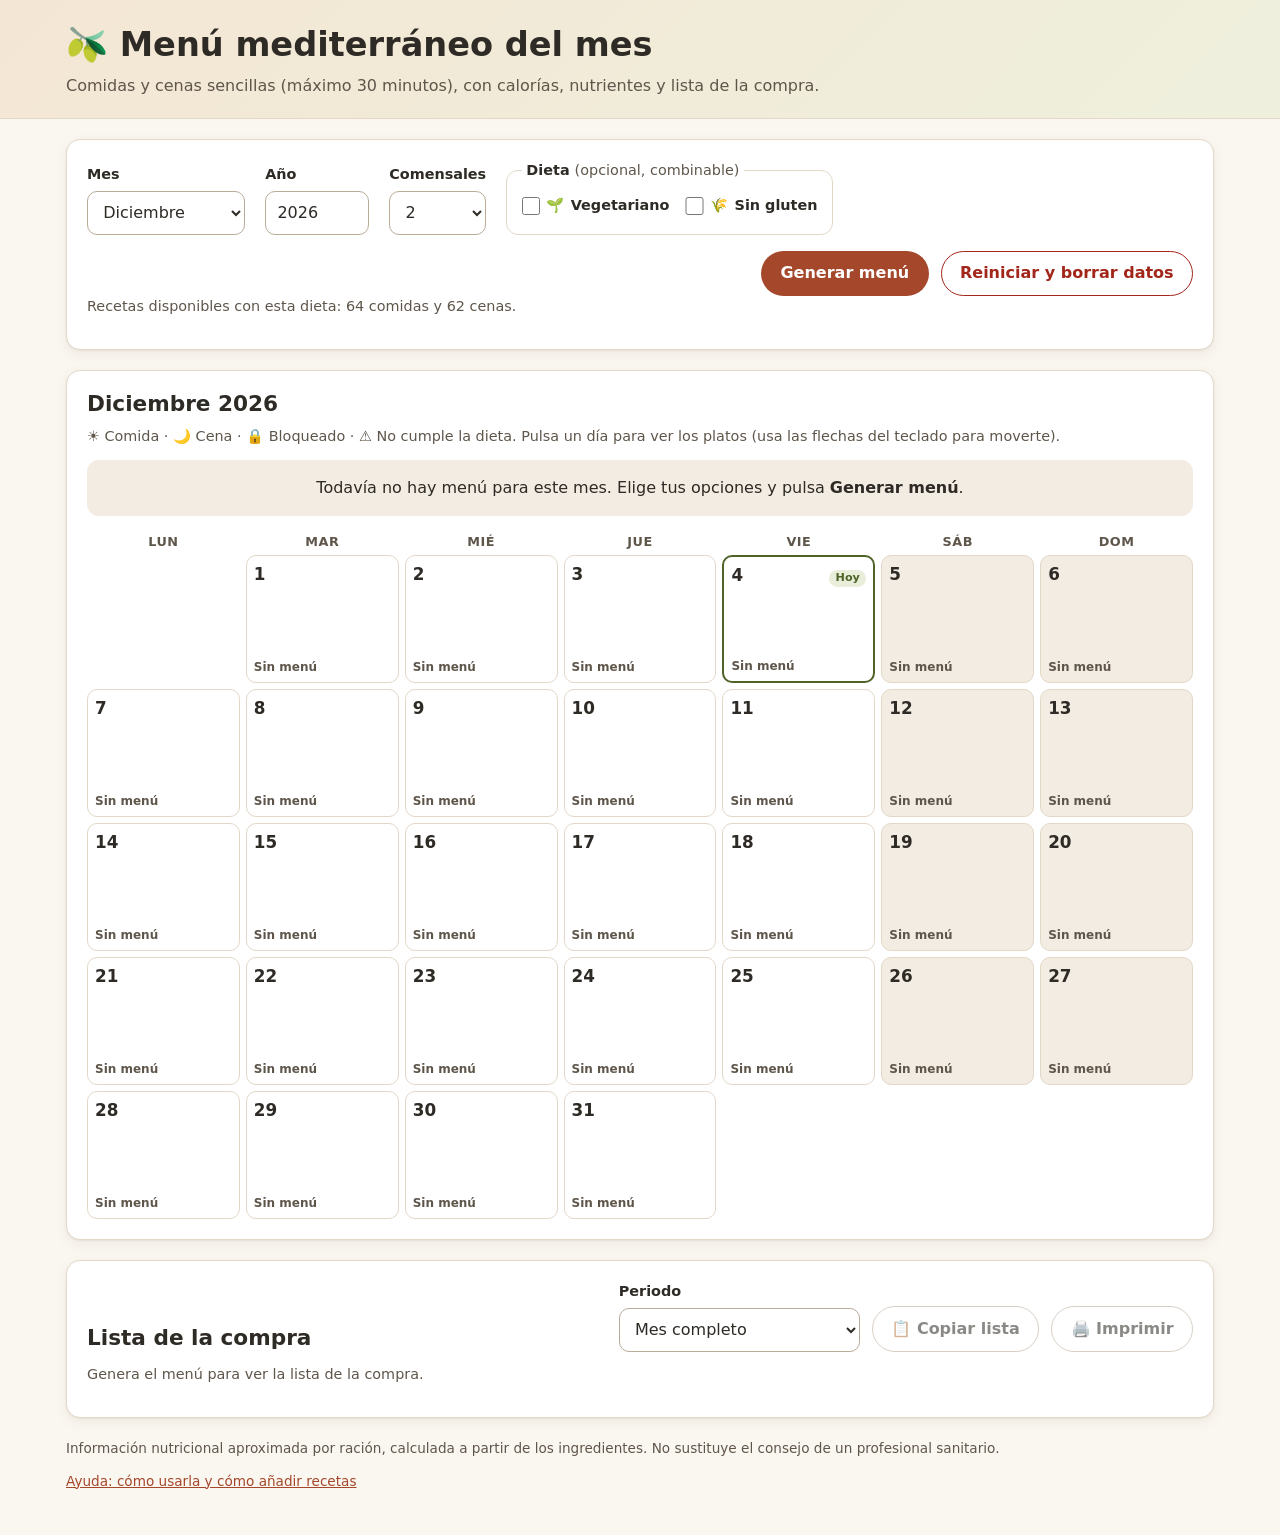
<file: index.html>
<!DOCTYPE html>
<html lang="es">
<head>
  <meta charset="UTF-8">
  <meta name="viewport" content="width=device-width, initial-scale=1">
  <title>Menú mediterráneo del mes</title>
  <meta name="description" content="Menús mensuales de comidas y cenas mediterráneas sencillas, con información nutricional y lista de la compra.">
  <link rel="stylesheet" href="styles.css">
</head>
<body>
  <a class="saltar" href="#calendario">Saltar al calendario</a>

  <header class="cabecera">
    <div class="contenedor">
      <h1><span aria-hidden="true">🫒</span> Menú mediterráneo del mes</h1>
      <p class="lema">Comidas y cenas sencillas (máximo 30 minutos), con calorías, nutrientes y lista de la compra.</p>
    </div>
  </header>

  <main class="contenedor">
    <section class="panel panel-opciones" aria-labelledby="titulo-opciones">
      <h2 id="titulo-opciones" class="visualmente-oculto">Opciones del menú</h2>
      <form id="form-opciones" class="opciones">
        <div class="campo">
          <label for="sel-mes">Mes</label>
          <select id="sel-mes" name="mes"></select>
        </div>
        <div class="campo campo-anio">
          <label for="inp-anio">Año</label>
          <input id="inp-anio" name="anio" type="number" min="1900" max="2200" step="1" inputmode="numeric">
        </div>
        <div class="campo">
          <label for="sel-comensales">Comensales</label>
          <select id="sel-comensales" name="comensales"></select>
        </div>
        <fieldset class="campo dietas">
          <legend>Dieta <span class="opcional">(opcional, combinable)</span></legend>
          <label class="casilla"><input id="dieta-veg" type="checkbox"> <span aria-hidden="true">🌱</span> Vegetariano</label>
          <label class="casilla"><input id="dieta-sg" type="checkbox"> <span aria-hidden="true">🌾</span> Sin gluten</label>
        </fieldset>
        <div class="acciones-form">
          <button type="submit" class="btn btn-primario">Generar menú</button>
          <button type="button" id="btn-reiniciar" class="btn btn-peligro">Reiniciar y borrar datos</button>
        </div>
      </form>
      <p id="recetas-disponibles" class="ayuda"></p>
    </section>

    <div id="avisos" class="avisos" role="status" aria-live="polite"></div>

    <section id="calendario" class="panel" aria-labelledby="titulo-calendario" tabindex="-1">
      <div class="panel-cab">
        <h2 id="titulo-calendario">Calendario</h2>
        <p class="ayuda leyenda">☀️ Comida · 🌙 Cena · 🔒 Bloqueado · ⚠ No cumple la dieta. Pulsa un día para ver los platos (usa las flechas del teclado para moverte).</p>
      </div>
      <p id="cal-vacio" class="vacio">Todavía no hay menú para este mes. Elige tus opciones y pulsa <strong>Generar menú</strong>.</p>
      <ol class="cal-semana" aria-hidden="true">
        <li>Lun</li><li>Mar</li><li>Mié</li><li>Jue</li><li>Vie</li><li>Sáb</li><li>Dom</li>
      </ol>
      <ol id="cal-rejilla" class="cal-rejilla"></ol>
    </section>

    <section id="resumen-nutricional" class="panel" aria-labelledby="titulo-resumen" hidden></section>

    <section id="compra" class="panel panel-compra" aria-labelledby="titulo-compra">
      <div class="panel-cab">
        <h2 id="titulo-compra">Lista de la compra</h2>
        <div class="compra-controles">
          <div class="campo">
            <label for="sel-alcance">Periodo</label>
            <select id="sel-alcance"></select>
          </div>
          <button type="button" id="btn-copiar" class="btn btn-secundario">📋 Copiar lista</button>
          <button type="button" id="btn-imprimir" class="btn btn-secundario">🖨️ Imprimir</button>
        </div>
      </div>
      <p id="titulo-impresion" class="solo-impresion"></p>
      <p id="compra-info" class="ayuda"></p>
      <p id="estado-compra" class="ayuda estado-compra" role="status" aria-live="polite"></p>
      <div id="lista-compra" class="lista-compra"></div>
    </section>
  </main>

  <footer class="pie contenedor">
    <p>Información nutricional aproximada por ración, calculada a partir de los ingredientes. No sustituye el consejo de un profesional sanitario.</p>
    <p><a href="ayuda.html">Ayuda: cómo usarla y cómo añadir recetas</a></p>
  </footer>

  <dialog id="dialogo-dia" class="dialogo" aria-labelledby="dia-titulo">
    <div class="dialogo-cab">
      <h2 id="dia-titulo">Día</h2>
      <button type="button" id="btn-cerrar-dia" class="btn-icono" aria-label="Cerrar">×</button>
    </div>
    <div id="dia-cuerpo" class="dia-cuerpo"></div>
  </dialog>

  <dialog id="dialogo-conflicto" class="dialogo dialogo-pequeno" aria-labelledby="conflicto-titulo" aria-describedby="conflicto-desc">
    <h2 id="conflicto-titulo">Platos bloqueados incompatibles</h2>
    <p id="conflicto-desc">Estos platos están bloqueados pero no cumplen la dieta que acabas de elegir:</p>
    <ul id="conflicto-lista" class="conflicto-lista"></ul>
    <div class="dialogo-acciones">
      <button type="button" id="btn-desbloquear" class="btn btn-primario">Desbloquear y sustituir</button>
      <button type="button" id="btn-mantener" class="btn btn-secundario">Mantenerlos</button>
    </div>
  </dialog>

  <script src="recetas.js"></script>
  <script src="app.js"></script>
</body>
</html>
</file>
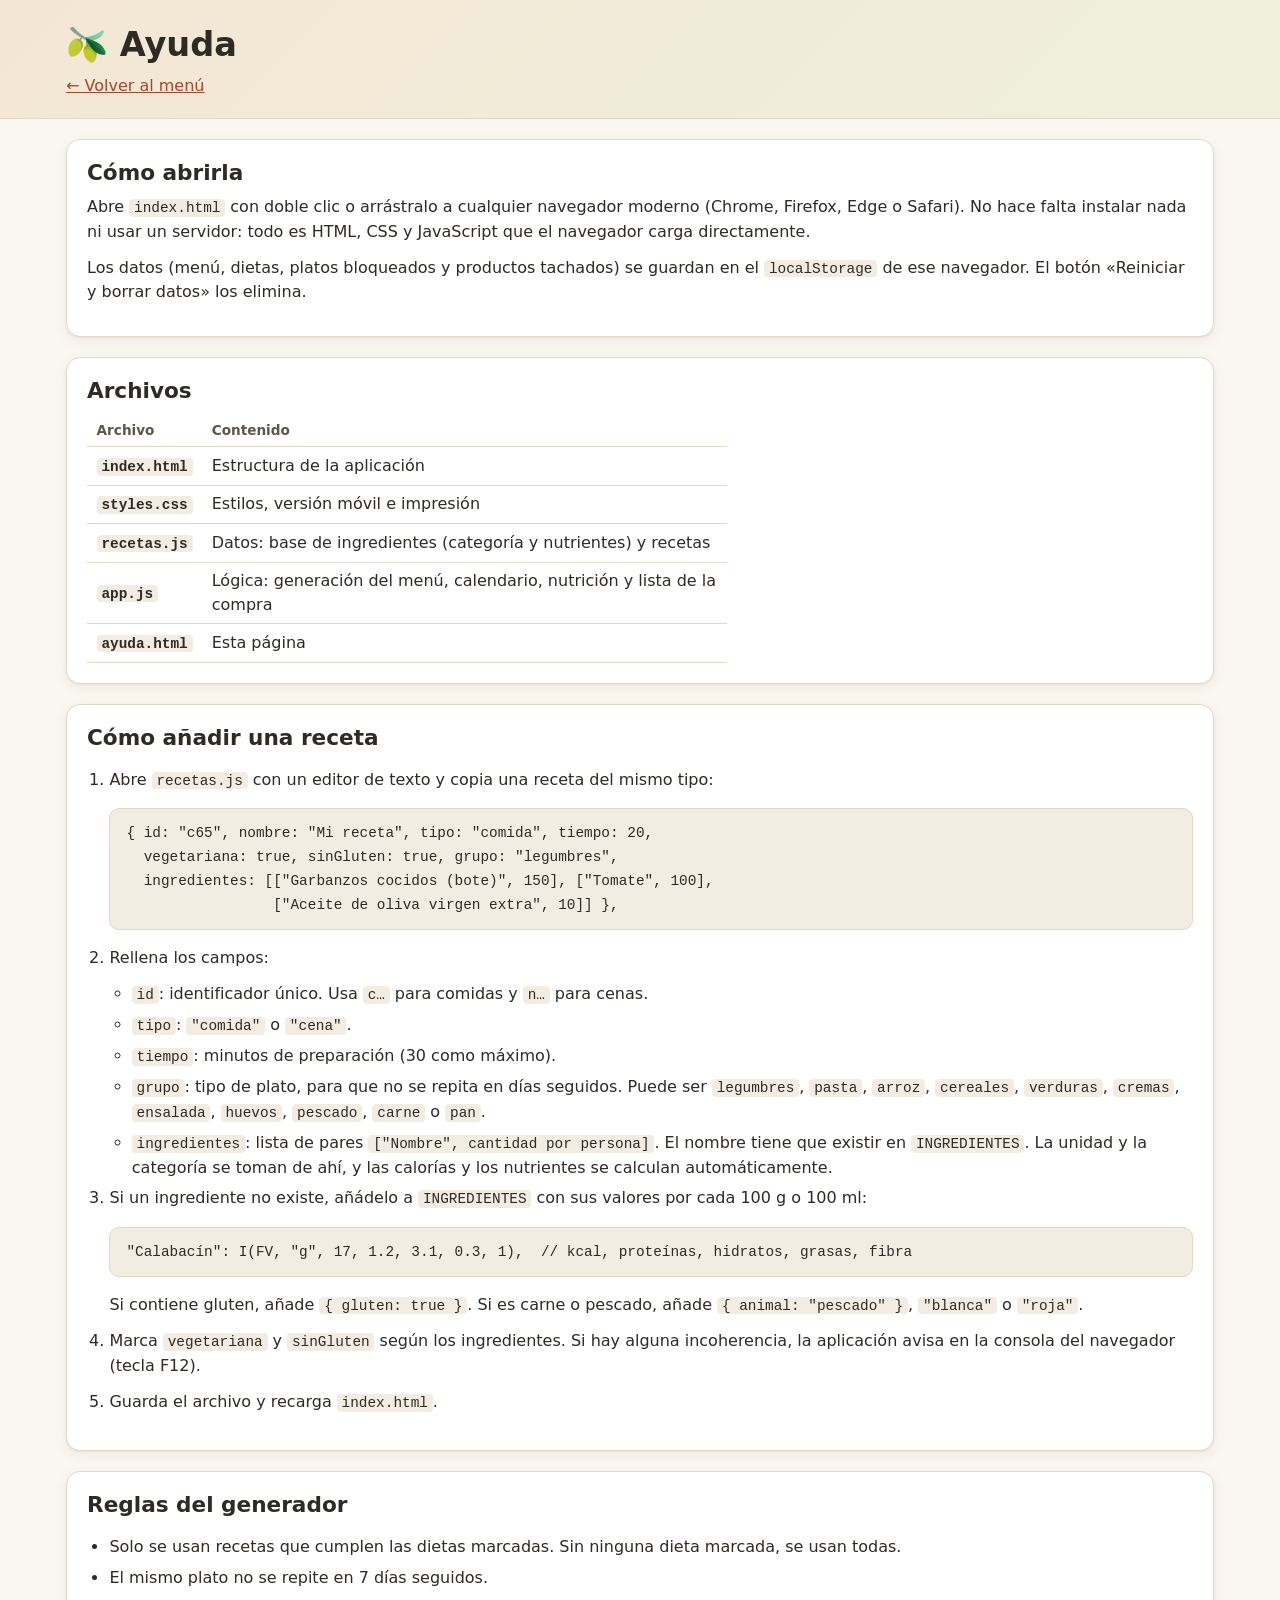
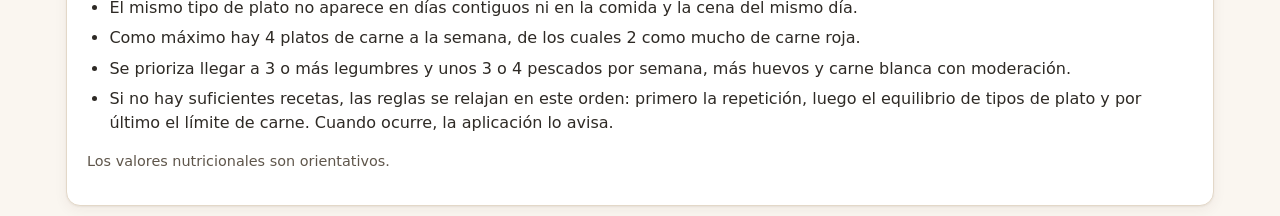
<file: ayuda.html>
<!DOCTYPE html>
<html lang="es">
<head>
  <meta charset="UTF-8">
  <meta name="viewport" content="width=device-width, initial-scale=1">
  <title>Ayuda · Menú mediterráneo del mes</title>
  <link rel="stylesheet" href="styles.css">
</head>
<body>
  <header class="cabecera">
    <div class="contenedor">
      <h1><span aria-hidden="true">🫒</span> Ayuda</h1>
      <p class="lema"><a href="index.html">← Volver al menú</a></p>
    </div>
  </header>

  <main class="contenedor ayuda-pagina">
    <section class="panel" aria-labelledby="t-abrir">
      <h2 id="t-abrir">Cómo abrirla</h2>
      <p>Abre <code>index.html</code> con doble clic o arrástralo a cualquier navegador moderno (Chrome, Firefox, Edge o Safari). No hace falta instalar nada ni usar un servidor: todo es HTML, CSS y JavaScript que el navegador carga directamente.</p>
      <p>Los datos (menú, dietas, platos bloqueados y productos tachados) se guardan en el <code>localStorage</code> de ese navegador. El botón «Reiniciar y borrar datos» los elimina.</p>
    </section>

    <section class="panel" aria-labelledby="t-archivos">
      <h2 id="t-archivos">Archivos</h2>
      <div class="tabla-scroll">
        <table class="tabla-frecuencias">
          <thead><tr><th scope="col">Archivo</th><th scope="col">Contenido</th></tr></thead>
          <tbody>
            <tr><th scope="row"><code>index.html</code></th><td>Estructura de la aplicación</td></tr>
            <tr><th scope="row"><code>styles.css</code></th><td>Estilos, versión móvil e impresión</td></tr>
            <tr><th scope="row"><code>recetas.js</code></th><td>Datos: base de ingredientes (categoría y nutrientes) y recetas</td></tr>
            <tr><th scope="row"><code>app.js</code></th><td>Lógica: generación del menú, calendario, nutrición y lista de la compra</td></tr>
            <tr><th scope="row"><code>ayuda.html</code></th><td>Esta página</td></tr>
          </tbody>
        </table>
      </div>
    </section>

    <section class="panel" aria-labelledby="t-receta">
      <h2 id="t-receta">Cómo añadir una receta</h2>
      <ol>
        <li>
          <p>Abre <code>recetas.js</code> con un editor de texto y copia una receta del mismo tipo:</p>
          <pre><code>{ id: "c65", nombre: "Mi receta", tipo: "comida", tiempo: 20,
  vegetariana: true, sinGluten: true, grupo: "legumbres",
  ingredientes: [["Garbanzos cocidos (bote)", 150], ["Tomate", 100],
                 ["Aceite de oliva virgen extra", 10]] },</code></pre>
        </li>
        <li>
          <p>Rellena los campos:</p>
          <ul>
            <li><code>id</code>: identificador único. Usa <code>c…</code> para comidas y <code>n…</code> para cenas.</li>
            <li><code>tipo</code>: <code>"comida"</code> o <code>"cena"</code>.</li>
            <li><code>tiempo</code>: minutos de preparación (30 como máximo).</li>
            <li><code>grupo</code>: tipo de plato, para que no se repita en días seguidos. Puede ser <code>legumbres</code>, <code>pasta</code>, <code>arroz</code>, <code>cereales</code>, <code>verduras</code>, <code>cremas</code>, <code>ensalada</code>, <code>huevos</code>, <code>pescado</code>, <code>carne</code> o <code>pan</code>.</li>
            <li><code>ingredientes</code>: lista de pares <code>["Nombre", cantidad por persona]</code>. El nombre tiene que existir en <code>INGREDIENTES</code>. La unidad y la categoría se toman de ahí, y las calorías y los nutrientes se calculan automáticamente.</li>
          </ul>
        </li>
        <li>
          <p>Si un ingrediente no existe, añádelo a <code>INGREDIENTES</code> con sus valores por cada 100 g o 100 ml:</p>
          <pre><code>"Calabacín": I(FV, "g", 17, 1.2, 3.1, 0.3, 1),  // kcal, proteínas, hidratos, grasas, fibra</code></pre>
          <p>Si contiene gluten, añade <code>{ gluten: true }</code>. Si es carne o pescado, añade <code>{ animal: "pescado" }</code>, <code>"blanca"</code> o <code>"roja"</code>.</p>
        </li>
        <li><p>Marca <code>vegetariana</code> y <code>sinGluten</code> según los ingredientes. Si hay alguna incoherencia, la aplicación avisa en la consola del navegador (tecla F12).</p></li>
        <li><p>Guarda el archivo y recarga <code>index.html</code>.</p></li>
      </ol>
    </section>

    <section class="panel" aria-labelledby="t-reglas">
      <h2 id="t-reglas">Reglas del generador</h2>
      <ul>
        <li>Solo se usan recetas que cumplen las dietas marcadas. Sin ninguna dieta marcada, se usan todas.</li>
        <li>El mismo plato no se repite en 7 días seguidos.</li>
        <li>El mismo tipo de plato no aparece en días contiguos ni en la comida y la cena del mismo día.</li>
        <li>Como máximo hay 4 platos de carne a la semana, de los cuales 2 como mucho de carne roja.</li>
        <li>Se prioriza llegar a 3 o más legumbres y unos 3 o 4 pescados por semana, más huevos y carne blanca con moderación.</li>
        <li>Si no hay suficientes recetas, las reglas se relajan en este orden: primero la repetición, luego el equilibrio de tipos de plato y por último el límite de carne. Cuando ocurre, la aplicación lo avisa.</li>
      </ul>
      <p class="ayuda">Los valores nutricionales son orientativos.</p>
    </section>
  </main>
</body>
</html>
</file>
<file: styles.css>
/* =====================================================================
   styles.css — Menú mediterráneo del mes
   Paleta cálida y suave inspirada en el Mediterráneo (aceite, terracota,
   arena). Tipografía del sistema.
   ===================================================================== */
:root {
  --fondo: #faf6f0;
  --superficie: #ffffff;
  --superficie-2: #f3ece2;
  --borde: #e3d8c8;
  --texto: #2e2a25;
  --texto-suave: #5f564b;
  --primario: #a4472a;          /* terracota (contraste 5,6:1 sobre blanco) */
  --primario-hover: #8a3a21;
  --oliva: #4f6328;
  --oliva-suave: #e8eed9;
  --mar: #24597a;
  --mar-suave: #e1edf4;
  --trigo: #7a5a12;
  --trigo-suave: #f6edd3;
  --aviso: #8a5a00;
  --aviso-suave: #fff3d6;
  --error: #a3261b;
  --error-suave: #fde6e3;
  --ok-suave: #e5f1e3;
  --foco: #1f6fb2;
  --sombra: 0 1px 2px rgba(60, 40, 20, .06), 0 4px 14px rgba(60, 40, 20, .06);
  --radio: 14px;
  --fuente: system-ui, -apple-system, "Segoe UI", Roboto, "Helvetica Neue", Arial, sans-serif;
  color-scheme: light;
}

@media (prefers-color-scheme: dark) {
  :root {
    --fondo: #1d1a17;
    --superficie: #27231f;
    --superficie-2: #312c26;
    --borde: #463f36;
    --texto: #f1ebe3;
    --texto-suave: #c8bdb0;
    --primario: #e08a68;
    --primario-hover: #eba184;
    --oliva: #b8cc8a;
    --oliva-suave: #33391f;
    --mar: #9cc8e4;
    --mar-suave: #1e3240;
    --trigo: #e2c374;
    --trigo-suave: #3a3018;
    --aviso: #f0c461;
    --aviso-suave: #3a2f14;
    --error: #ff9d92;
    --error-suave: #3d1d1a;
    --ok-suave: #22331f;
    --foco: #8fc3ff;
    --sombra: 0 1px 2px rgba(0, 0, 0, .3), 0 4px 14px rgba(0, 0, 0, .25);
    color-scheme: dark;
  }
}

*, *::before, *::after { box-sizing: border-box; }

html { -webkit-text-size-adjust: 100%; }

body {
  margin: 0;
  font-family: var(--fuente);
  font-size: 1rem;
  line-height: 1.5;
  color: var(--texto);
  background: var(--fondo);
}

h1, h2, h3, h4 { line-height: 1.25; margin: 0 0 .5rem; }
h2 { font-size: 1.35rem; }
h3 { font-size: 1.1rem; }
p { margin: 0 0 .75rem; }

:focus-visible {
  outline: 3px solid var(--foco);
  outline-offset: 2px;
}

.visualmente-oculto {
  position: absolute !important; width: 1px; height: 1px; padding: 0; margin: -1px;
  overflow: hidden; clip: rect(0 0 0 0); white-space: nowrap; border: 0;
}

.saltar {
  position: absolute; left: 1rem; top: -3rem; z-index: 10;
  background: var(--primario); color: #fff; padding: .5rem 1rem; border-radius: 8px;
}
.saltar:focus { top: 1rem; }

.contenedor { width: 100%; max-width: 1180px; margin: 0 auto; padding: 0 16px; }

/* ---------- Cabecera ---------- */
.cabecera {
  background: linear-gradient(135deg, #f4e6d4 0%, #eef0dd 100%);
  border-bottom: 1px solid var(--borde);
  padding: 1.5rem 0 1.25rem;
  margin-bottom: 1.25rem;
}
@media (prefers-color-scheme: dark) {
  .cabecera { background: linear-gradient(135deg, #2f261d 0%, #262b1c 100%); }
}
.cabecera h1 { font-size: clamp(1.5rem, 4vw, 2.1rem); color: var(--texto); }
.lema { color: var(--texto-suave); margin: 0; }

/* ---------- Paneles ---------- */
.panel {
  background: var(--superficie);
  border: 1px solid var(--borde);
  border-radius: var(--radio);
  box-shadow: var(--sombra);
  padding: 1.25rem;
  margin-bottom: 1.25rem;
}
.panel-cab {
  display: flex; flex-wrap: wrap; gap: .5rem 1rem;
  align-items: flex-end; justify-content: space-between;
  margin-bottom: .75rem;
}
.panel-cab h2 { margin: 0; }
.ayuda { color: var(--texto-suave); font-size: .9rem; }
.leyenda { margin: 0; }

/* ---------- Formulario ---------- */
.opciones {
  display: flex; flex-wrap: wrap; gap: 1rem 1.25rem; align-items: flex-end;
}
.campo { display: flex; flex-direction: column; gap: .3rem; min-width: 0; }
.campo > label, .dietas legend { font-weight: 600; font-size: .9rem; }
.campo-anio input { width: 6.5rem; }

select, input[type="number"] {
  font: inherit; color: var(--texto);
  background: var(--superficie);
  border: 1px solid #b9ab98; border-radius: 10px;
  padding: .55rem .7rem; min-height: 44px;
}
select { padding-right: 2rem; }

.dietas {
  border: 1px solid var(--borde); border-radius: 12px;
  padding: .4rem .9rem .6rem; margin: 0;
  flex-direction: row; flex-wrap: wrap; gap: .25rem 1rem;
}
.dietas legend { padding: 0 .3rem; }
.opcional { font-weight: 400; color: var(--texto-suave); }
.casilla {
  display: inline-flex; align-items: center; gap: .4rem;
  min-height: 36px; cursor: pointer;
}
input[type="checkbox"] { width: 1.15rem; height: 1.15rem; accent-color: var(--oliva); margin: 0; }

.acciones-form { display: flex; flex-wrap: wrap; gap: .75rem; margin-left: auto; }

/* ---------- Botones ---------- */
.btn {
  font: inherit; font-weight: 600; cursor: pointer;
  border-radius: 999px; padding: .6rem 1.15rem; min-height: 44px;
  border: 1px solid transparent; transition: background-color .15s, border-color .15s, color .15s;
}
.btn-primario { background: var(--primario); color: #fff; }
.btn-primario:hover { background: var(--primario-hover); }
@media (prefers-color-scheme: dark) {
  .btn-primario { color: #1d1a17; }
}
.btn-secundario { background: var(--superficie); color: var(--texto); border-color: #b9ab98; }
.btn-secundario:hover { background: var(--superficie-2); }
.btn-peligro { background: transparent; color: var(--error); border-color: currentColor; }
.btn-peligro:hover { background: var(--error-suave); }
.btn:disabled { opacity: .55; cursor: not-allowed; }
.btn-candado { background: var(--superficie); color: var(--texto); border-color: #b9ab98; }
.btn-candado.activo { background: var(--trigo-suave); border-color: var(--trigo); color: var(--texto); }
.btn-icono {
  font-size: 1.6rem; line-height: 1; width: 44px; height: 44px;
  border-radius: 50%; border: 1px solid var(--borde); background: var(--superficie);
  color: var(--texto); cursor: pointer;
}
.btn-icono:hover { background: var(--superficie-2); }

/* ---------- Avisos ---------- */
.avisos:empty { display: none; }
.aviso {
  display: flex; gap: 1rem; align-items: flex-start; justify-content: space-between;
  border-radius: 12px; padding: .8rem 1rem; margin-bottom: 1.25rem;
  border: 1px solid var(--borde);
}
.aviso p { margin: 0; }
.aviso-ok { background: var(--ok-suave); border-color: var(--oliva); }
.aviso-aviso { background: var(--aviso-suave); border-color: var(--aviso); }
.aviso-error { background: var(--error-suave); border-color: var(--error); }
.aviso-cerrar {
  background: none; border: 0; font-size: 1.4rem; line-height: 1; cursor: pointer;
  color: inherit; min-width: 32px; min-height: 32px; border-radius: 6px;
}

/* ---------- Calendario ---------- */
.vacio {
  background: var(--superficie-2); border-radius: 12px; padding: 1rem; text-align: center;
}
.cal-semana, .cal-rejilla {
  list-style: none; margin: 0; padding: 0;
  display: grid; grid-template-columns: repeat(7, minmax(0, 1fr)); gap: 6px;
}
.cal-semana li {
  text-align: center; font-weight: 700; font-size: .8rem; text-transform: uppercase;
  letter-spacing: .04em; color: var(--texto-suave); padding: .25rem 0;
}
.cal-celda { min-width: 0; }
.dia {
  width: 100%; height: 100%; min-height: 128px;
  display: flex; flex-direction: column; gap: 4px; align-items: stretch;
  text-align: left; font: inherit; color: var(--texto);
  background: var(--superficie); border: 1px solid var(--borde); border-radius: 10px;
  padding: 6px 7px; cursor: pointer;
  transition: border-color .15s, box-shadow .15s, transform .15s;
}
.dia:hover { border-color: var(--primario); box-shadow: var(--sombra); }
.dia-finde { background: var(--superficie-2); }
.dia-hoy { border: 2px solid var(--oliva); }
.dia-cab { display: flex; align-items: baseline; gap: .4rem; }
.dia-num { font-weight: 800; font-size: 1.05rem; }
.dia-nombre { display: none; color: var(--texto-suave); font-weight: 600; }
.dia-hoy-txt {
  margin-left: auto; font-size: .7rem; font-weight: 700; background: var(--oliva-suave);
  color: var(--oliva); padding: 0 .4rem; border-radius: 999px;
}
.mini {
  display: flex; gap: 4px; align-items: flex-start;
  font-size: .78rem; line-height: 1.25;
  padding: 3px 5px; border-radius: 6px;
}
.mini-comida { background: var(--trigo-suave); }
.mini-cena { background: var(--mar-suave); }
.mini-nombre {
  display: -webkit-box; -webkit-line-clamp: 2; -webkit-box-orient: vertical;
  overflow: hidden; flex: 1; min-width: 0; overflow-wrap: anywhere;
}
.mini-icono, .mini-marca { flex: none; }
.dia-kcal, .dia-sin { margin-top: auto; font-size: .75rem; color: var(--texto-suave); font-weight: 600; }

/* ---------- Diálogos ---------- */
.dialogo {
  width: min(760px, calc(100vw - 32px)); max-height: calc(100vh - 32px);
  border: 1px solid var(--borde); border-radius: var(--radio);
  padding: 1.25rem; color: var(--texto); background: var(--superficie);
  box-shadow: 0 20px 60px rgba(30, 20, 10, .3);
}
.dialogo::backdrop { background: rgba(40, 30, 20, .45); }
.dialogo-pequeno { width: min(520px, calc(100vw - 32px)); }
.dialogo-cab {
  display: flex; align-items: center; justify-content: space-between; gap: 1rem;
  position: sticky; top: -1.25rem; background: var(--superficie);
  padding: .25rem 0 .75rem; margin-top: -.25rem; z-index: 1;
}
.dialogo-cab h2 { margin: 0; }
.dialogo-acciones { display: flex; flex-wrap: wrap; gap: .75rem; margin-top: 1rem; }
.conflicto-lista { padding-left: 1.25rem; }

.dia-cuerpo { display: grid; gap: 1rem; }
.plato {
  border: 1px solid var(--borde); border-radius: 12px; padding: 1rem;
}
.plato-comida { border-top: 5px solid #d7a64a; }
.plato-cena { border-top: 5px solid #5f8fb0; }
.plato-tipo { margin: 0 0 .2rem; font-size: .85rem; font-weight: 700; color: var(--texto-suave); text-transform: uppercase; letter-spacing: .04em; }
.subtitulo { font-size: .95rem; margin: .75rem 0 .4rem; }

.etiquetas { list-style: none; padding: 0; margin: 0; display: flex; flex-wrap: wrap; gap: .4rem; }
.etq {
  font-size: .82rem; font-weight: 600; padding: .15rem .6rem; border-radius: 999px;
  background: var(--superficie-2); border: 1px solid var(--borde);
}
.etq-veg { background: var(--oliva-suave); color: var(--oliva); border-color: transparent; }
.etq-sg { background: var(--trigo-suave); color: var(--trigo); border-color: transparent; }
.etq-prot { background: var(--mar-suave); color: var(--mar); border-color: transparent; }
.etq-alerta { background: var(--aviso-suave); color: var(--aviso); border-color: var(--aviso); }

.nutri {
  display: grid; grid-template-columns: repeat(5, minmax(0, 1fr)); gap: .4rem; margin: 0;
}
.nutri-item {
  background: var(--superficie-2); border-radius: 10px; padding: .45rem .5rem; text-align: center;
}
.nutri-item dt { font-size: .75rem; color: var(--texto-suave); font-weight: 600; }
.nutri-item dd { margin: 0; font-weight: 700; font-size: .95rem; }
.nutri-kcal { background: var(--primario); color: #fff; }
.nutri-kcal dt { color: rgba(255, 255, 255, .9); }
@media (prefers-color-scheme: dark) {
  .nutri-kcal { color: #1d1a17; }
  .nutri-kcal dt { color: rgba(29, 26, 23, .85); }
}

.ingredientes { margin-top: .75rem; }
.ingredientes summary { cursor: pointer; font-weight: 600; padding: .25rem 0; }
.ingredientes ul { list-style: none; padding: 0; margin: .25rem 0 0; columns: 2; column-gap: 1.5rem; }
.ingredientes li {
  display: flex; justify-content: space-between; gap: .5rem; break-inside: avoid;
  padding: .2rem 0; border-bottom: 1px dashed var(--borde); font-size: .92rem;
}
.cant { color: var(--texto-suave); white-space: nowrap; }
.plato-acciones { display: flex; flex-wrap: wrap; gap: .6rem; margin-top: 1rem; }
.dia-total { background: var(--oliva-suave); border-radius: 12px; padding: 1rem; }
.dia-total .ayuda { margin: .5rem 0 0; }

/* ---------- Resumen nutricional ---------- */
#resumen-nutricional .nutri { max-width: 640px; margin-bottom: .75rem; }
.reparto { font-size: .95rem; }
.tabla-scroll { overflow-x: auto; }
.tabla-frecuencias { border-collapse: collapse; min-width: 420px; width: 100%; max-width: 640px; }
.tabla-frecuencias caption { text-align: left; font-weight: 700; padding-bottom: .4rem; }
.tabla-frecuencias th, .tabla-frecuencias td {
  text-align: left; padding: .4rem .6rem; border-bottom: 1px solid var(--borde);
}
.tabla-frecuencias thead th { font-size: .85rem; color: var(--texto-suave); }

/* ---------- Lista de la compra ---------- */
.compra-controles { display: flex; flex-wrap: wrap; gap: .75rem; align-items: flex-end; }
.estado-compra:empty { display: none; }
.lista-compra {
  display: grid; gap: 1rem; grid-template-columns: repeat(auto-fill, minmax(260px, 1fr));
}
.cat { background: var(--superficie-2); border-radius: 12px; padding: .9rem 1rem; }
.cat h3 { font-size: 1rem; border-bottom: 2px solid var(--borde); padding-bottom: .35rem; }
.productos { list-style: none; margin: 0; padding: 0; }
.productos li { display: flex; align-items: center; gap: .55rem; padding: .3rem 0; }
.productos label {
  flex: 1; display: flex; justify-content: space-between; gap: .75rem; cursor: pointer; min-height: 32px; align-items: center;
}
.prod-cant { color: var(--texto-suave); white-space: nowrap; font-variant-numeric: tabular-nums; }
.productos li.tachado .prod-nombre, .productos li.tachado .prod-cant {
  text-decoration: line-through; color: var(--texto-suave); opacity: .75;
}
.solo-impresion { display: none; }

/* ---------- Página de ayuda ---------- */
a { color: var(--primario); }
.ayuda-pagina ol, .ayuda-pagina ul { padding-left: 1.4rem; }
.ayuda-pagina li { margin-bottom: .4rem; }
code { font-family: ui-monospace, SFMono-Regular, Menlo, Consolas, monospace; font-size: .9em; background: var(--superficie-2); padding: .05rem .3rem; border-radius: 4px; }
pre { background: var(--superficie-2); border: 1px solid var(--borde); border-radius: 10px; padding: .75rem 1rem; overflow-x: auto; }
pre code { background: none; padding: 0; }

/* ---------- Pie ---------- */
.pie { color: var(--texto-suave); font-size: .85rem; padding-bottom: 2rem; }

/* ---------- Móvil: calendario como lista vertical ---------- */
@media (max-width: 720px) {
  .panel { padding: 1rem; }
  .opciones { flex-direction: column; align-items: stretch; }
  .campo-anio input { width: 100%; }
  .acciones-form { margin-left: 0; flex-direction: column; }
  .acciones-form .btn { width: 100%; }
  .cal-semana { display: none; }
  .cal-rejilla { grid-template-columns: 1fr; gap: 8px; }
  .cal-hueco { display: none; }
  .dia { min-height: 0; padding: 10px 12px; }
  .dia-nombre { display: inline; }
  .mini { font-size: .9rem; }
  .mini-nombre { -webkit-line-clamp: 3; }
  .nutri { grid-template-columns: repeat(3, minmax(0, 1fr)); }
  .ingredientes ul { columns: 1; }
  .compra-controles { width: 100%; }
  .compra-controles .campo { flex: 1 1 100%; }
  .compra-controles .btn { flex: 1; }
  .dialogo { padding: 1rem; }
  .dialogo-cab { top: -1rem; }
}

@media (prefers-reduced-motion: reduce) {
  * { transition: none !important; }
}

/* ---------- Impresión: solo la lista de la compra ---------- */
@media print {
  @page { margin: 14mm; }
  :root { color-scheme: light; }
  body { background: #fff; color: #000; font-size: 11pt; }
  .saltar, .cabecera, .panel-opciones, .avisos, #calendario, #resumen-nutricional,
  .pie, .compra-controles, #compra-info, .estado-compra, dialog { display: none !important; }
  .contenedor { max-width: none; padding: 0; }
  .panel { border: 0; box-shadow: none; padding: 0; margin: 0; background: #fff; }
  .panel-cab { margin-bottom: .25rem; }
  #titulo-compra { font-size: 18pt; color: #000; }
  .solo-impresion { display: block; color: #333; margin-bottom: 10pt; }
  .lista-compra { display: block; columns: 2; column-gap: 12mm; }
  .cat { background: none; padding: 0; margin: 0 0 10pt; break-inside: avoid-column; }
  .cat h3 { font-size: 12pt; border-bottom: 1px solid #999; color: #000; }
  .productos li { padding: 1.5pt 0; break-inside: avoid; }
  .productos label { min-height: 0; }
  input[type="checkbox"] { width: 10pt; height: 10pt; accent-color: #555; }
  .prod-cant { color: #333; }
  .productos li.tachado .prod-nombre, .productos li.tachado .prod-cant { color: #777; opacity: 1; }
}
</file>
